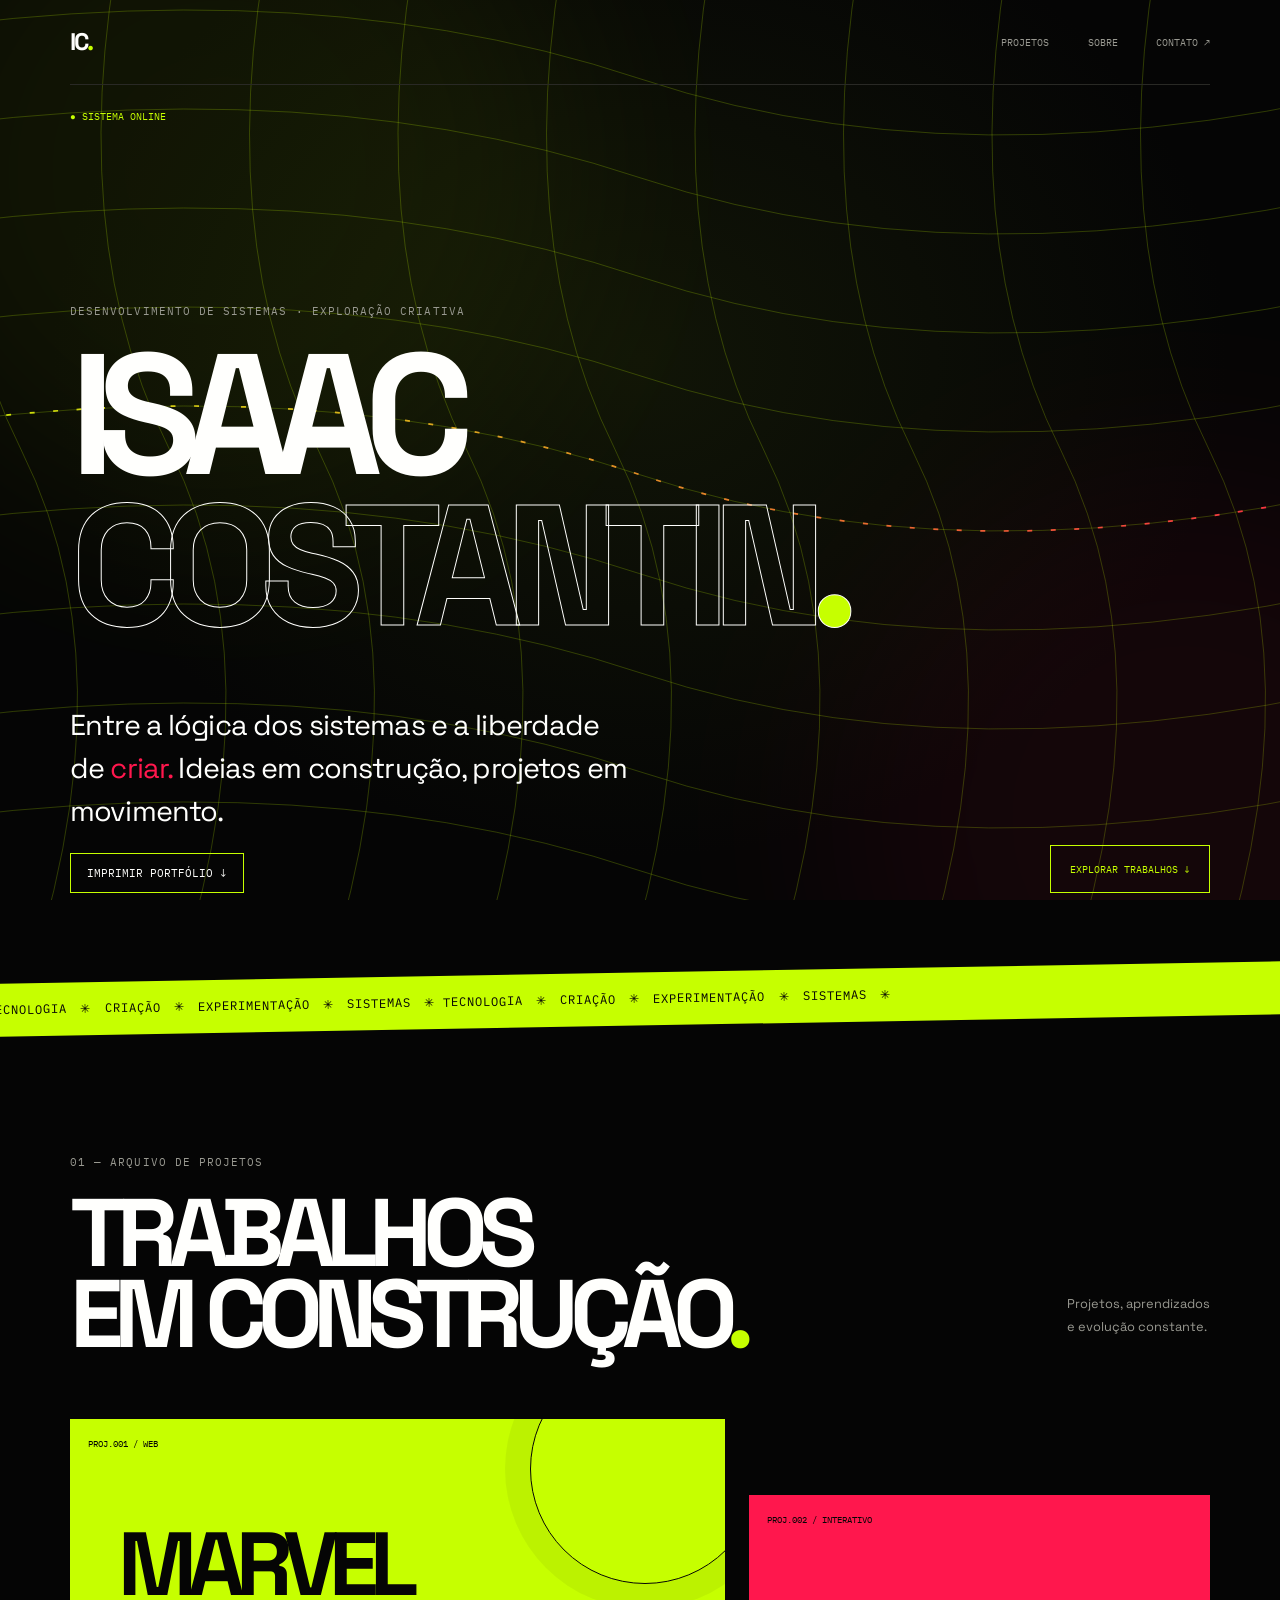
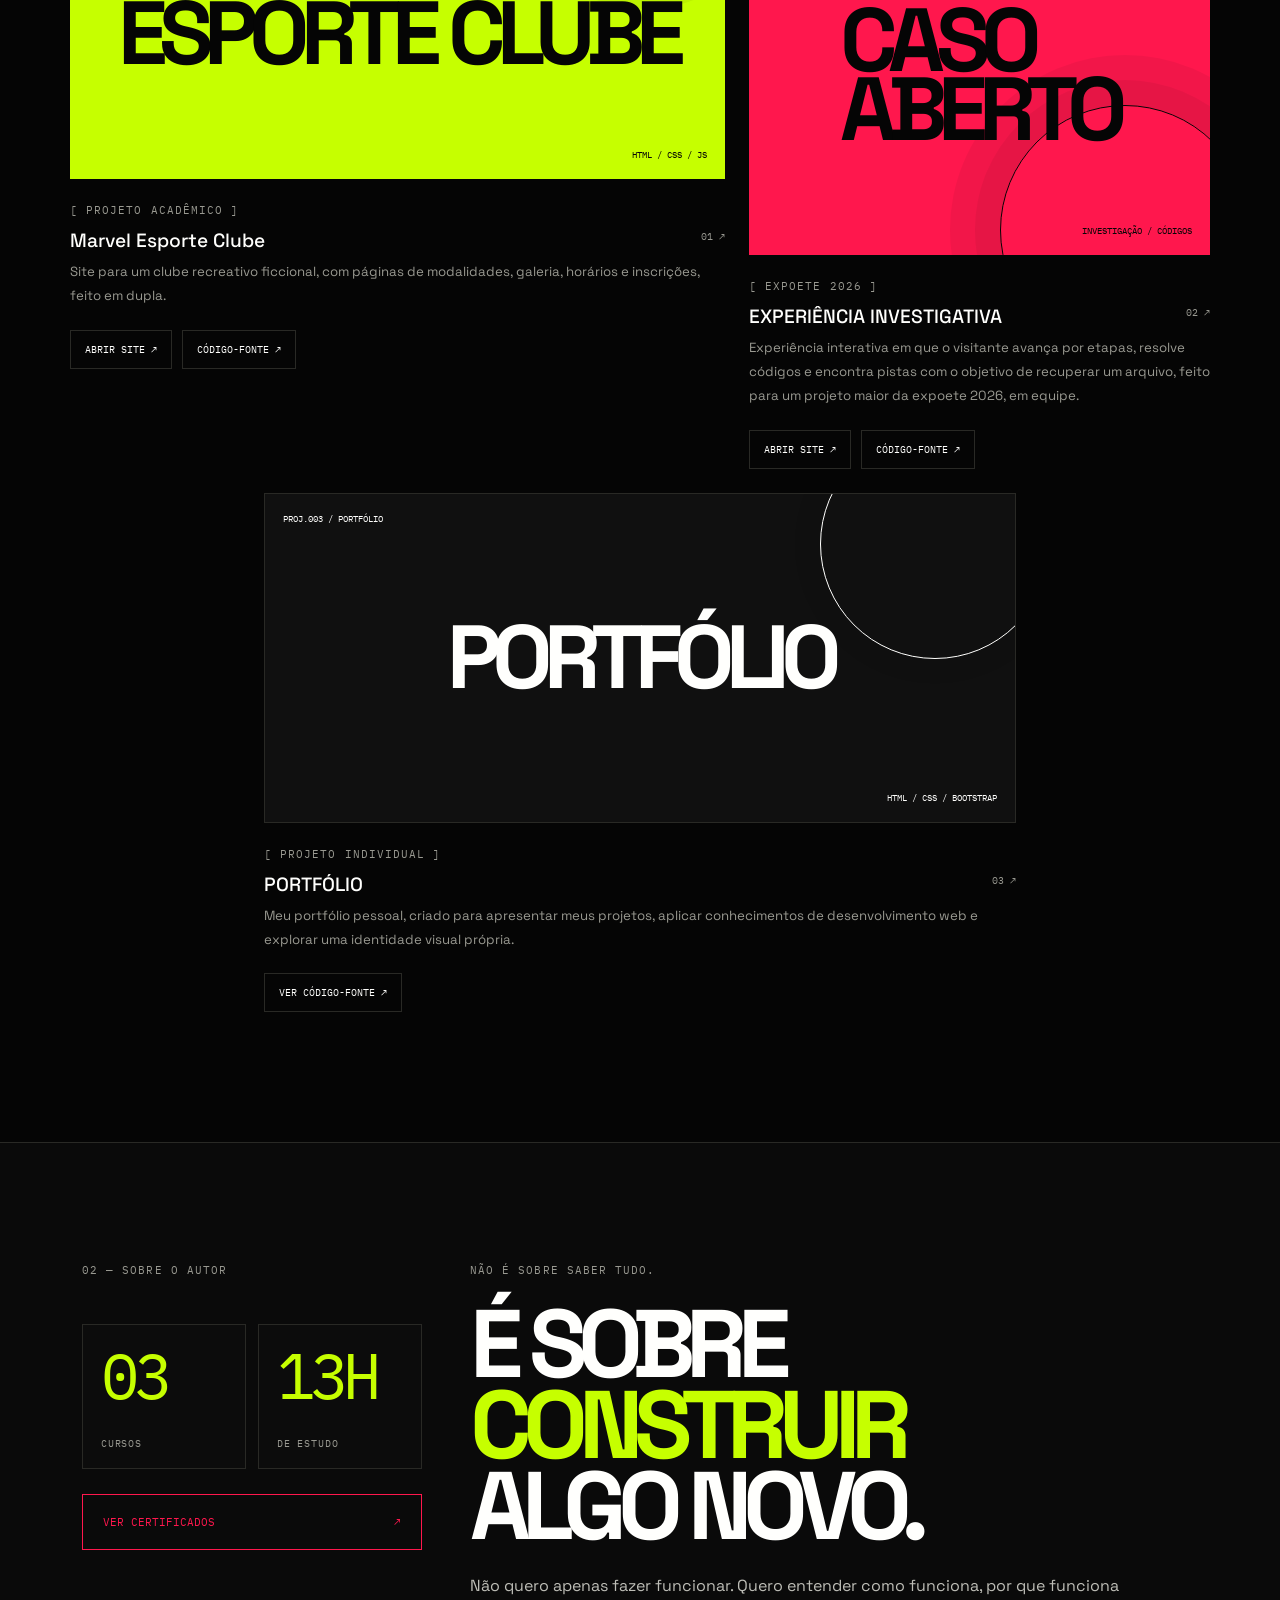
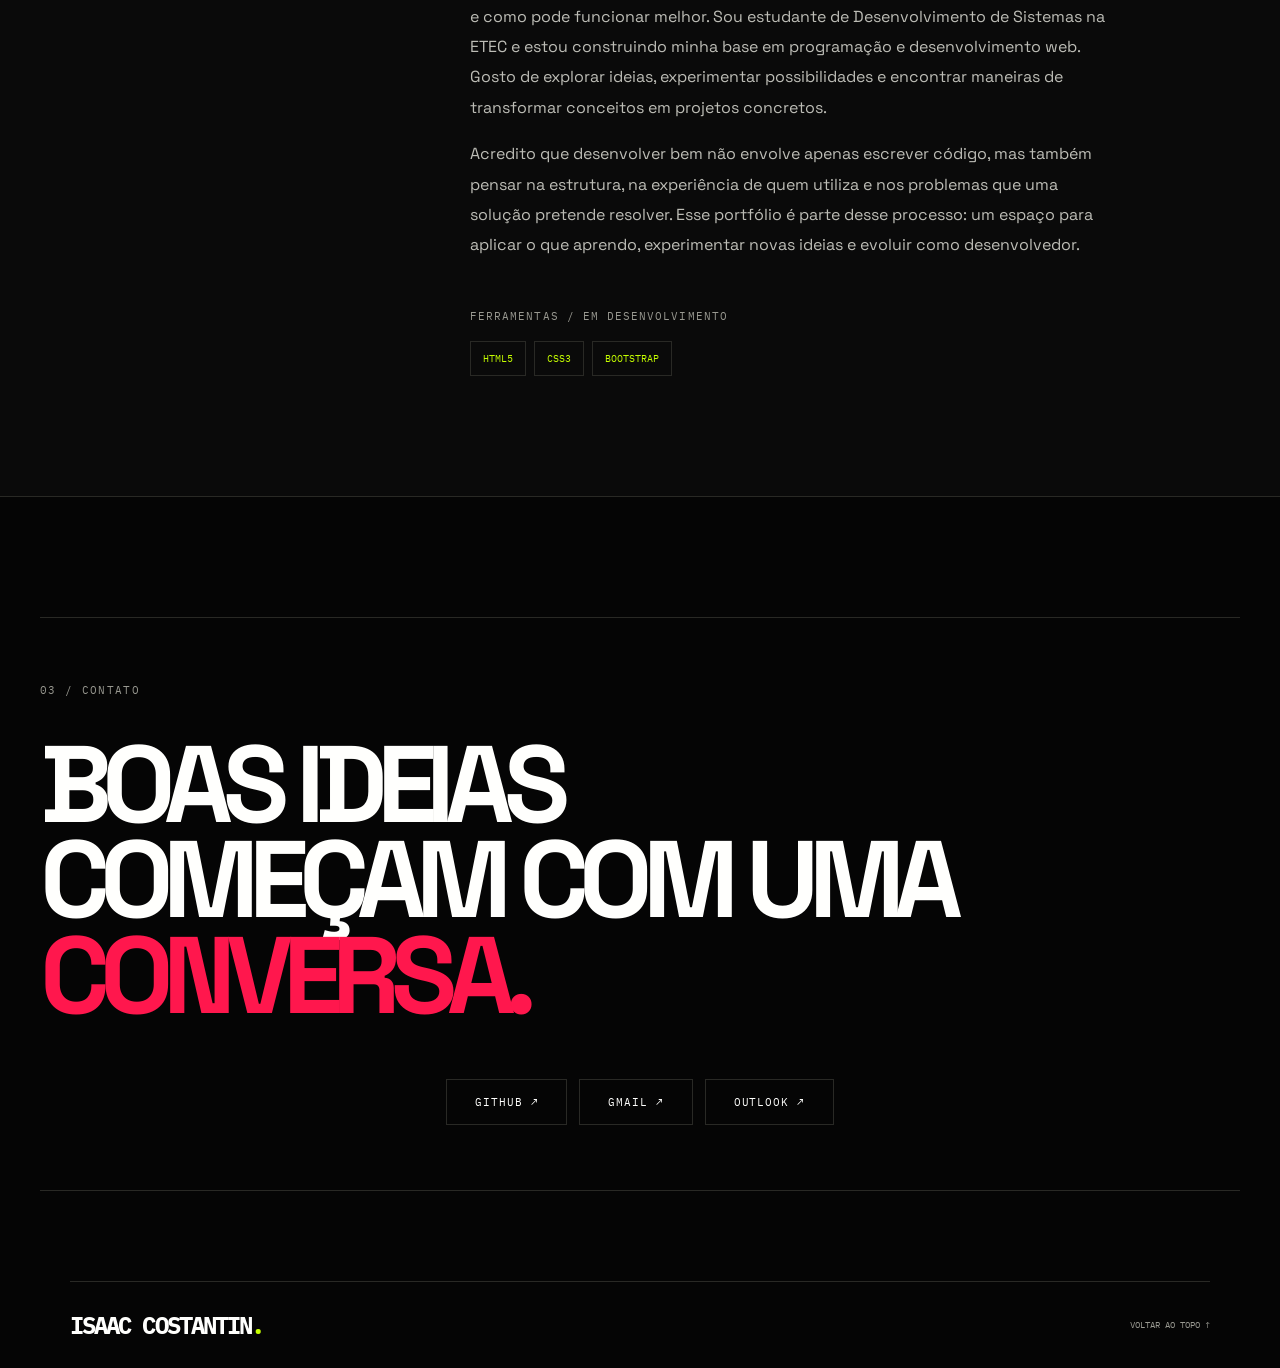
<file: index.html>
<!DOCTYPE html>
<html lang="pt-BR">
<head>
    <meta charset="UTF-8">
    <meta name="viewport" content="width=device-width, initial-scale=1">
    <meta name="theme-color" content="#050505">
    <meta name="description" content="Portfólio de Isaac Costantin.">
    <title>Isaac Costantin</title>

    <link href="https://cdn.jsdelivr.net/npm/bootstrap@5.3.3/dist/css/bootstrap.min.css" rel="stylesheet">
    <link href="https://fonts.googleapis.com/css2?family=Space+Grotesk:wght@400;500;600;700&family=IBM+Plex+Mono:wght@400;500&display=swap" rel="stylesheet">
    <link rel="stylesheet" href="style.css">
</head>

<body>
    <div class="mesh" aria-hidden="true">
        <svg viewBox="0 0 1200 800" preserveAspectRatio="xMidYMid slice">
            <defs>
                <linearGradient id="lines">
                    <stop stop-color="#C6FF00"/>
                    <stop offset="1" stop-color="#ff174d"/>
                </linearGradient>
            </defs>
            <g class="horizontal">
                <path d="M-100 80 Q300 0 600 100 T1300 80"/>
                <path d="M-100 160 Q300 80 600 180 T1300 160"/>
                <path d="M-100 240 Q300 160 600 260 T1300 240"/>
                <path d="M-100 320 Q300 240 600 340 T1300 320"/>
                <path d="M-100 400 Q300 320 600 420 T1300 400"/>
                <path d="M-100 480 Q300 400 600 500 T1300 480"/>
                <path d="M-100 560 Q300 480 600 580 T1300 560"/>
                <path d="M-100 640 Q300 560 600 660 T1300 640"/>
                <path d="M-100 720 Q300 640 600 740 T1300 720"/>
                <path d="M-100 800 Q300 720 600 820 T1300 800"/>
            </g>
            <g class="vertical">
                <path d="M80 -100 Q0 200 100 400 T80 900"/>
                <path d="M200 -100 Q120 200 220 400 T200 900"/>
                <path d="M320 -100 Q240 200 340 400 T320 900"/>
                <path d="M440 -100 Q360 200 460 400 T440 900"/>
                <path d="M560 -100 Q480 200 580 400 T560 900"/>
                <path d="M680 -100 Q600 200 700 400 T680 900"/>
                <path d="M800 -100 Q720 200 820 400 T800 900"/>
                <path d="M920 -100 Q840 200 940 400 T920 900"/>
                <path d="M1040 -100 Q960 200 1060 400 T1040 900"/>
                <path d="M1160 -100 Q1080 200 1180 400 T1160 900"/>
            </g>
            <path class="highlight" d="M-100 400 Q300 320 600 420 T1300 400"/>
        </svg>
    </div>

    <nav class="navbar container py-4">
        <a class="brand" href="#inicio">IC<span>.</span></a>
        <div class="nav-links">
            <a href="#projetos">PROJETOS</a>
            <a href="#sobre">SOBRE</a>
            <a href="#contato">CONTATO ↗</a>
        </div>
    </nav>

    <main>
        <header class="hero container" id="inicio">
            <div class="meta mono">
                <span>● SISTEMA ONLINE</span>
            </div>

            <p class="eyebrow">DESENVOLVIMENTO DE SISTEMAS · EXPLORAÇÃO CRIATIVA</p>

            <h1>ISAAC<br><span>COSTANTIN<span class="lime">.</span></span></h1>

            <div class="row align-items-end mt-5 g-4">
                <div class="col-md-7">
                    <p class="intro">
                        Entre a lógica dos sistemas e a liberdade de
                        <span class="pink">criar.</span> Ideias em construção,
                        projetos em movimento.
                    </p>
                    <a href="javascript:window.print()" class="pdf-button">IMPRIMIR PORTFÓLIO ↓</a>
                </div>
                <div class="col-md-5 text-md-end">
                    <a class="outline-link" href="#projetos">EXPLORAR TRABALHOS ↓</a>
                </div>
            </div>
        </header>

        <div class="ticker mono" aria-hidden="true">
            TECNOLOGIA　✳　CRIAÇÃO　✳　EXPERIMENTAÇÃO　✳　SISTEMAS　✳
            TECNOLOGIA　✳　CRIAÇÃO　✳　EXPERIMENTAÇÃO　✳　SISTEMAS　✳
        </div>

        <section class="container section" id="projetos">
            <div class="section-heading">
                <div>
                    <p class="eyebrow">01 — ARQUIVO DE PROJETOS</p>
                    <h2>TRABALHOS<br>EM CONSTRUÇÃO<span class="lime">.</span></h2>
                </div>
                <p class="muted">Projetos, aprendizados<br>e evolução constante.</p>
            </div>

            <div class="row g-4">
                <div class="col-md-7">
                    <article class="project">
                        <div class="art art-lime">
                            <span class="tag">PROJ.001 / WEB</span>
                            <div class="shape shape-circle"></div>
                            <div class="art-title">MARVEL<br>ESPORTE CLUBE</div>
                            <span class="coordinate">HTML / CSS / JS</span>
                        </div>

                        <p class="eyebrow mt-4">[ PROJETO ACADÊMICO ]</p>
                        <h3>Marvel Esporte Clube <span>01 ↗</span></h3>
                        <p class="muted">Site para um clube recreativo ficcional, com páginas de modalidades, galeria, horários e inscrições, feito em dupla.</p>

                        <div class="project-links">
                            <a href="https://marvel-esporte-clube.vercel.app/" target="_blank" rel="noopener noreferrer">ABRIR SITE ↗</a>
                            <a href="https://github.com/IsaacCostantin/Marvel-Esporte-Clube" target="_blank" rel="noopener noreferrer">CÓDIGO-FONTE ↗</a>
                        </div>
                    </article>
                </div>

                <div class="col-md-5 project-shift">
                    <article class="project">
                        <div class="art art-pink">
                            <span class="tag">PROJ.002 / INTERATIVO</span>
                            <div class="shape shape-ring"></div>
                            <div class="art-title">CASO<br>ABERTO</div>
                            <span class="coordinate">INVESTIGAÇÃO / CÓDIGOS</span>
                        </div>

                        <p class="eyebrow mt-4">[ EXPOETE 2026 ]</p>
                        <h3>EXPERIÊNCIA INVESTIGATIVA <span>02 ↗</span></h3>
                        <p class="muted">Experiência interativa em que o visitante avança por etapas, resolve códigos e encontra pistas com o objetivo de recuperar um arquivo, feito para um projeto maior da expoete 2026, em equipe.</p>

                        <div class="project-links">
                            <a href="https://experienciainvestigativa.vercel.app/" target="_blank" rel="noopener noreferrer">ABRIR SITE ↗</a>
                            <a href="https://github.com/IsaacCostantin/-Experi-ncia-investigativa" target="_blank" rel="noopener noreferrer">CÓDIGO-FONTE ↗</a>
                        </div>
                    </article>
                </div>

                <div class="col-md-8 offset-md-2">
                    <article class="project">
                        <div class="art art-dark">
                            <span class="tag">PROJ.003 / PORTFÓLIO</span>
                            <div class="shape shape-circle"></div>
                            <div class="art-title">PORTFÓLIO</div>
                            <span class="coordinate">HTML / CSS / BOOTSTRAP</span>
                        </div>

                        <p class="eyebrow mt-4">[ PROJETO INDIVIDUAL ]</p>
                        <h3>PORTFÓLIO <span>03 ↗</span></h3>
                        <p class="muted">Meu portfólio pessoal, criado para apresentar meus projetos, aplicar conhecimentos de desenvolvimento web e explorar uma identidade visual própria.</p>

                        <div class="project-links">
                            <a href="https://github.com/IsaacCostantin/Isaac-Costantin" target="_blank" rel="noopener noreferrer">VER CÓDIGO-FONTE ↗</a>
                        </div>
                    </article>
                </div>
            </div>
        </section>

        <section class="about section" id="sobre">
            <div class="container">
                <div class="row g-5 align-items-center">
                    <div class="col-md-4">
                        <p class="eyebrow">02 — SOBRE O AUTOR</p>

                        <div class="about-stats">
                            <div class="stat">
                                <span class="stat-number">03</span>
                                <span class="stat-label">CURSOS</span>
                            </div>
                            <div class="stat">
                                <span class="stat-number">13H</span>
                                <span class="stat-label">DE ESTUDO</span>
                            </div>
                        </div>

                        <a href="cursos.html" class="certificados-button">VER CERTIFICADOS <span>↗</span></a>
                    </div>

                    <div class="col-md-8">
                        <p class="eyebrow pink">NÃO É SOBRE SABER TUDO.</p>

                        <h2>É SOBRE<br><span class="lime">CONSTRUIR</span><br>ALGO NOVO.</h2>

                        <p class="about-text">
                            Não quero apenas fazer funcionar. Quero entender como funciona, por que funciona e como pode funcionar melhor.

                            Sou estudante de Desenvolvimento de Sistemas na ETEC e estou construindo minha base em programação e desenvolvimento web.

                            Gosto de explorar ideias, experimentar possibilidades e encontrar maneiras de transformar conceitos em projetos concretos.
                        </p>

                        <p class="about-text">
                            Acredito que desenvolver bem não envolve apenas escrever código, mas também pensar na estrutura, na experiência de quem utiliza e nos problemas que uma solução pretende resolver.

                            Esse portfólio é parte desse processo: um espaço para aplicar o que aprendo, experimentar novas ideias e evoluir como desenvolvedor.
                        </p>

                        <p class="eyebrow mt-5">FERRAMENTAS / EM DESENVOLVIMENTO</p>

                        <div class="skills">
                            <span>HTML5</span>
                            <span>CSS3</span>
                            <span>BOOTSTRAP</span>
                        </div>
                    </div>
                </div>
            </div>
        </section>

        <section class="contact" id="contato">
            <h2>BOAS IDEIAS<br>COMEÇAM COM UMA <span>CONVERSA.</span></h2>

            <div class="contact-links">
                <a href="https://github.com/IsaacCostantin" target="_blank" rel="noopener noreferrer">GITHUB ↗</a>
                <a href="https://mail.google.com/mail/?view=cm&fs=1&to=zac.constantini@gmail.com" target="_blank" rel="noopener noreferrer">GMAIL ↗</a>
                <a href="https://outlook.live.com/mail/0/deeplink/compose?to=zac.constantini@gmail.com" target="_blank" rel="noopener noreferrer">OUTLOOK ↗</a>
            </div>
        </section>
    </main>

    <footer class="container footer mono">
        <a class="brand" href="#inicio">ISAAC COSTANTIN<span>.</span></a>
        <a href="#inicio">VOLTAR AO TOPO ↑</a>
    </footer>
</body>
</html>
</file>
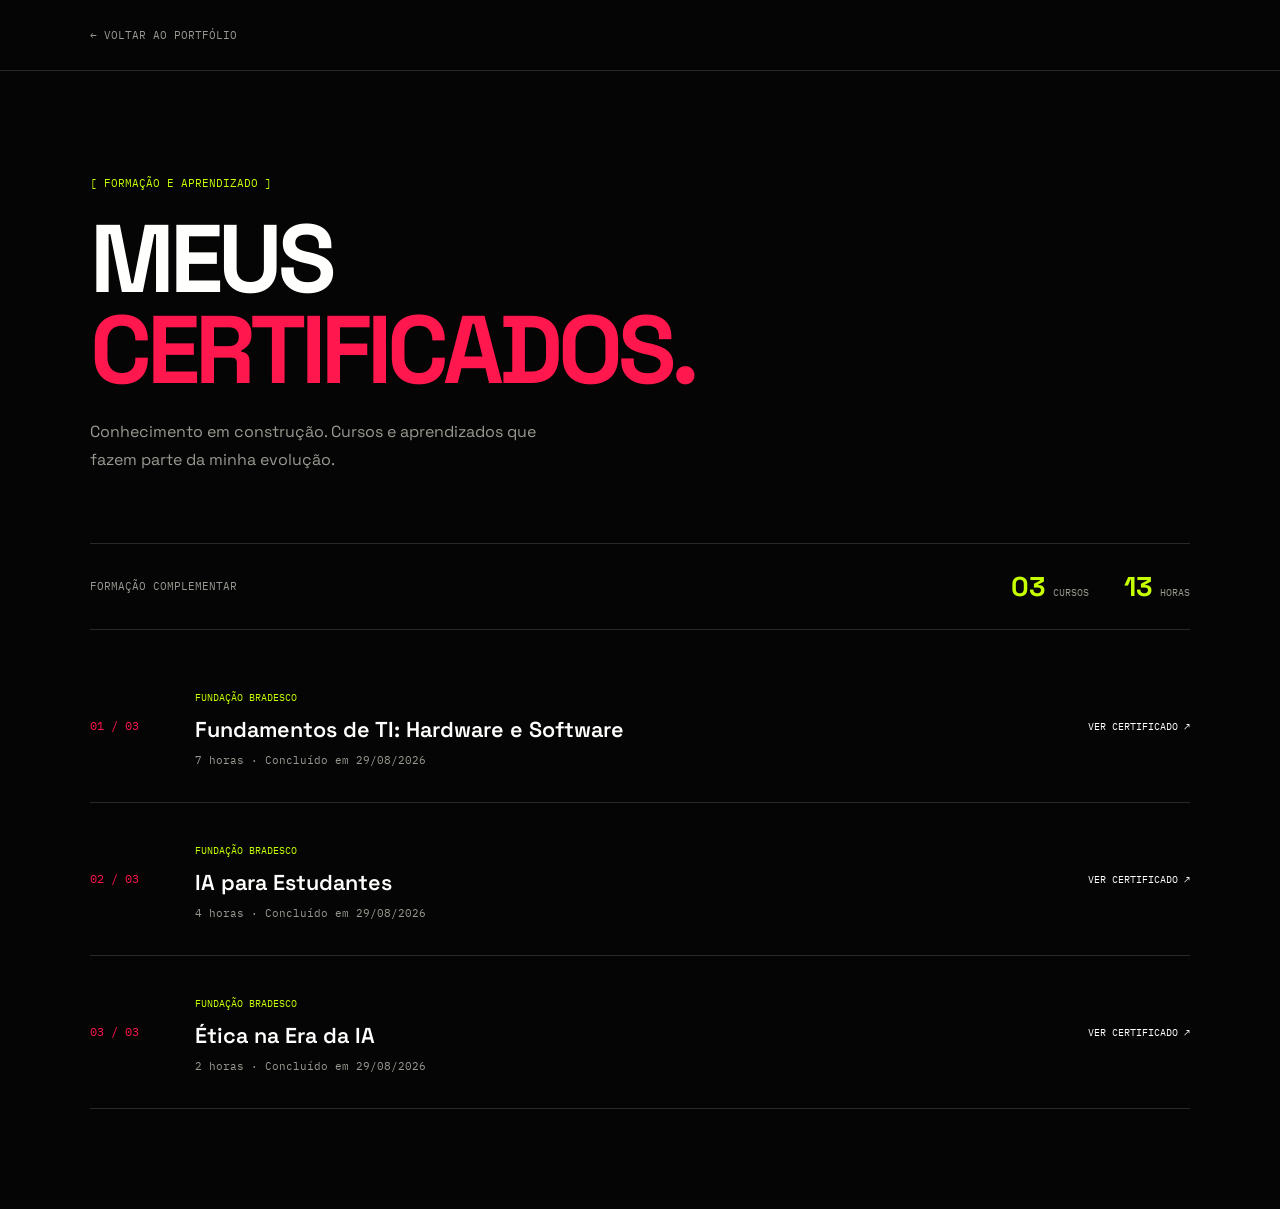
<file: cursos.html>
<!DOCTYPE html>
<html lang="pt-BR">
<head>
    <meta charset="UTF-8">
    <meta name="viewport" content="width=device-width, initial-scale=1">
    <meta name="theme-color" content="#050505">

    <title>Certificados — Isaac Costantin</title>

    <link href="https://fonts.googleapis.com/css2?family=Space+Grotesk:wght@400;500;600;700&family=IBM+Plex+Mono:wght@400;500&display=swap" rel="stylesheet">

    <link rel="stylesheet" href="style.css">
    <link rel="stylesheet" href="cursos.css">
</head>

<body class="certificados-page">

    <header class="certificados-header">
        <a href="index.html" class="back-link">← VOLTAR AO PORTFÓLIO</a>
    </header>

    <main class="certificados-main">

        <div class="certificados-intro">
            <span class="section-label">[ FORMAÇÃO E APRENDIZADO ]</span>
            <h1>MEUS <span>CERTIFICADOS.</span></h1>
            <p>
                Conhecimento em construção.
                Cursos e aprendizados que fazem parte da minha evolução.
            </p>
        </div>

        <div class="certificados-info">
            <span>FORMAÇÃO COMPLEMENTAR</span>
            <strong>03 <small>CURSOS</small></strong>
            <strong>13 <small>HORAS</small></strong>
        </div>

        <section class="certificados-lista">

            <article class="certificado">
                <span class="certificado-numero">01 / 03</span>
                <div>
                    <span class="certificado-instituicao">FUNDAÇÃO BRADESCO</span>
                    <h2>Fundamentos de TI: Hardware e Software</h2>
                    <p>7 horas · Concluído em 29/08/2026</p>
                </div>
                <a href="Assets/Fundamentos de TI Hardware e Software.pdf" target="_blank">
                    VER CERTIFICADO ↗
                </a>
            </article>

            <article class="certificado">
                <span class="certificado-numero">02 / 03</span>
                <div>
                    <span class="certificado-instituicao">FUNDAÇÃO BRADESCO</span>
                    <h2>IA para Estudantes</h2>
                    <p>4 horas · Concluído em 29/08/2026</p>
                </div>
                <a href="Assets/IA para estudantes.pdf" target="_blank">
                    VER CERTIFICADO ↗
                </a>
            </article>

            <article class="certificado">
                <span class="certificado-numero">03 / 03</span>
                <div>
                    <span class="certificado-instituicao">FUNDAÇÃO BRADESCO</span>
                    <h2>Ética na Era da IA</h2>
                    <p>2 horas · Concluído em 29/08/2026</p>
                </div>
                <a href="Assets/Ética na Era da IA.pdf" target="_blank">
                    VER CERTIFICADO ↗
                </a>
            </article>

        </section>

    </main>


</body>
</html>
</file>
<file: style.css>
:root {
    --preto: #050505;
    --verde: #C6FF00;
    --rosa: #ff174d;
    --branco: #fffffd;
    --cinza: #999991;
    --linha: #292925;
    --fonte: "Space Grotesk", sans-serif;
    --monoespaco: "IBM Plex Mono", monospace;
}
* { box-sizing: border-box; }
html { scroll-behavior: smooth; scroll-padding-top: 30px; }
body {
    margin: 0;
    overflow-x: hidden;
    background: var(--preto);
    color: var(--branco);
    font-family: var(--fonte);
    -webkit-font-smoothing: antialiased;
}
a { color: inherit; text-decoration: none; }
a:focus-visible { outline: 2px solid var(--verde); outline-offset: 5px; }
::selection { color: var(--preto); background: var(--verde); }
.mono, .eyebrow, .tag, .coordinate { font-family: var(--monoespaco); }
.lime { color: var(--verde); }
.pink { color: var(--rosa); }
.muted { color: var(--cinza); line-height: 1.8; }
.eyebrow { color: var(--cinza); font-size: .66rem; letter-spacing: .1em; }
.mesh {
    position: fixed;
    inset: 0;
    z-index: -1;
    overflow: hidden;
    pointer-events: none;
    background: radial-gradient(ellipse at 50% 40%, #111507, transparent 65%), var(--preto);
}
.mesh::before, .mesh::after {
    content: "";
    position: absolute;
    width: 55vw;
    aspect-ratio: 1;
    border-radius: 50%;
    filter: blur(100px);
    opacity: .06;
    animation: glow 18s ease-in-out infinite alternate;
}
.mesh::before { top: -20%; left: -10%; background: var(--verde); }
.mesh::after { right: -20%; bottom: -30%; background: var(--rosa); animation-delay: -8s; }
.mesh svg { position: absolute; inset: -5%; width: 110%; height: 110%; animation: drift 25s ease-in-out infinite alternate; }
.mesh g { fill: none; stroke: var(--verde); stroke-width: .8; stroke-opacity: .22; }
.mesh .horizontal { animation: horizontal 17s ease-in-out infinite alternate; }
.mesh .vertical { animation: vertical 21s ease-in-out infinite alternate; }
.mesh .highlight { fill: none; stroke: url(#lines); stroke-width: 1.4; stroke-dasharray: 4 15; animation: dash 25s linear infinite; }
@keyframes drift {to { transform: translate(1%, -1%) scale(1.04); } }
@keyframes horizontal {to { transform: translateY(16px) skewY(1deg); } }
@keyframes vertical {to { transform: translateX(-15px) skewX(-1deg); } }
@keyframes dash {to { stroke-dashoffset: -350; } }
@keyframes glow {to { transform: translate(15%, 12%) scale(1.2); } }
@keyframes ticker {to { text-indent: -20%; } }
.navbar { position: relative; border-bottom: 1px solid var(--linha); }
.brand { font-size: 1.5rem; font-weight: 700; letter-spacing: -.08em; }
.brand span { color: var(--verde); }
.nav-links { display: flex; gap: clamp(14px, 3vw, 40px); }
.nav-links a, .footer > a:last-child { font: .65rem var(--monoespaco); color: var(--cinza); transition: color .2s; }
.nav-links a:hover, .footer > a:last-child:hover { color: var(--verde); }
.hero { position: relative; padding: 25px 0 80px; }
.meta, .bottom-line { display: flex; justify-content: space-between; gap: 15px; color: var(--cinza); font-size: .6rem; }
.meta span:first-child { color: var(--verde); }
.hero .eyebrow { margin: clamp(100px, 15vw, 180px) 0 30px; }
.hero h1 { margin: 0; font-size: clamp(3.5rem, 13.4vw, 12rem); font-weight: 700; line-height: .76; letter-spacing: -.105em; }
.hero h1 > span { display: inline-block; margin-top: .12em; color: transparent; -webkit-text-stroke: 1px var(--branco); transition: color .3s; }
.hero h1 > span:hover { color: var(--rosa); -webkit-text-stroke-color: var(--rosa); }
.intro { max-width: 560px; margin: 0; font-size: clamp(1.15rem, 2.3vw, 1.8rem); line-height: 1.5; letter-spacing: -.03em; }
.outline-link, .contact-link {
    display: inline-block;
    padding: 16px 19px;
    border: 1px solid var(--verde);
    color: var(--verde);
    font: .65rem var(--monoespaco);
    transition: background .25s, color .25s;
}
.outline-link:hover { background: var(--verde); color: var(--preto); }
.bottom-line { margin-top: 85px; padding-top: 15px; border-top: 1px solid var(--linha); }
.ticker {
    overflow: hidden;
    padding: 17px 0;
    background: var(--verde);
    color: var(--preto);
    font-size: .75rem;
    letter-spacing: .07em;
    white-space: nowrap;
    transform: rotate(-1deg) scale(1.02);
    animation: ticker 30s linear infinite;
}
.section { padding: 130px 0; }
.section-heading { display: flex; justify-content: space-between; align-items: end; gap: 25px; margin-bottom: 65px; }
.section h2, .about h2, .contact h2 { font-size: clamp(3rem, 7.5vw, 7rem); font-weight: 700; line-height: .84; letter-spacing: -.095em; }
.section-heading h2 { margin: 22px 0 0; }
.section-heading > .muted { font-size: .8rem; }
.project { height: 100%; }
.project-shift { margin-top: 100px; }
.art {
    position: relative;
    display: flex;
    align-items: center;
    justify-content: center;
    min-height: 360px;
    overflow: hidden;
    isolation: isolate;
    transition: filter .3s;
}
.project:hover .art { filter: brightness(1.08); }
.art-lime { background: var(--verde); color: var(--preto); }
.art-pink { background: var(--rosa); color: var(--preto); }
.art-dark { min-height: 330px; border: 1px solid var(--linha); background: #101010; }
.tag, .coordinate { position: absolute; z-index: 2; font-size: .55rem; }
.tag { top: 18px; left: 18px; }
.coordinate { right: 18px; bottom: 18px; }
.art-title {
    position: relative;
    z-index: 1;
    font-size: clamp(3.5rem, 7vw, 6.5rem);
    font-weight: 700;
    line-height: .77;
    letter-spacing: -.1em;
    transition: transform .4s;
}
.project:hover .art-title { transform: translate(-5px, -5px); }
.art-title > span { color: var(--branco); }
.shape { position: absolute; border: 1px solid currentColor; transition: transform .6s; }
.shape-circle {
    top: -65px;
    right: -35px;
    width: 230px;
    aspect-ratio: 1;
    border-radius: 50%;
    box-shadow: 0 0 0 25px #0505050d;
}
.shape-ring {
    right: -40px;
    bottom: -100px;
    width: 250px;
    aspect-ratio: 1;
    border-radius: 50%;
    box-shadow: 0 0 0 25px #0505050d, 0 0 0 50px #0505050d;
}
.project:hover .shape-circle { transform: rotate(30deg) scale(1.1); }
.project:hover .shape-ring { transform: translate(-15px, -10px); }
.code { position: absolute; top: 55px; left: 20px; color: #BDBDB6; font-size: .7rem; }
.code p { margin-bottom: 8px; }
.code i { color: var(--rosa); font-style: normal; }
.project .eyebrow { margin-bottom: 10px; }
.project h3 { display: flex; justify-content: space-between; gap: 10px; font-size: 1.2rem; }
.project h3 span { color: var(--cinza); font: .65rem var(--monoespaco); }
.project .muted { font-size: .83rem; }
.project-links { display: flex; flex-wrap: wrap; gap: 10px; margin-top: 22px; }
.project-links a {
    display: inline-block;
    padding: 12px 14px;
    border: 1px solid var(--linha);
    color: var(--branco);
    font: .62rem var(--monoespaco);
    transition: .25s;
}
.project-links a:hover, .contact-links a:hover { background: var(--verde); border-color: var(--verde); color: var(--preto); }
.next-project {
    display: flex;
    min-height: 330px;
    flex-direction: column;
    justify-content: space-between;
    padding: 23px;
    background: var(--rosa);
    color: var(--preto);
    transition: background .3s;
}
.next-project:hover { background: var(--verde); }
.next-project strong { font-size: clamp(3rem, 7vw, 6rem); line-height: .8; letter-spacing: -.1em; }
.next-project .tag { position: static; }
.next-project .tag:last-child { padding-top: 15px; border-top: 1px solid #05050555; }
.about { padding: 120px 0; border-block: 1px solid var(--linha); background: #0c0c0ce8; }
.about .row { align-items: flex-start !important; }
.about h2 { margin: 25px 0; }
.about-text { max-width: 650px; color: #BDBDB6; line-height: 1.9; }
.monogram {
    position: relative;
    display: grid;
    place-items: center;
    width: min(250px, 80%);
    aspect-ratio: 1;
    margin: 35px auto;
    border: 1px solid var(--rosa);
    color: var(--rosa);
    font-size: 6rem;
    font-weight: 700;
    transform: rotate(-5deg);
}
.monogram span { position: absolute; top: 10%; right: 12%; font-size: 2rem; }
.skills { display: flex; flex-wrap: wrap; gap: 8px; }
.skills span { padding: 10px 12px; border: 1px solid var(--linha); color: var(--verde); font: .6rem var(--monoespaco); }
.about-stats { display: grid; grid-template-columns: 1fr 1fr; gap: 12px; margin: 45px 0 25px; }
.stat {
    min-height: 145px;
    display: flex;
    flex-direction: column;
    justify-content: space-between;
    padding: 18px;
    border: 1px solid var(--linha);
    background: #0c0c0c;
}
.stat-number { color: var(--verde); font-family: var(--monoespaco); font-size: clamp(2.8rem, 5vw, 4rem); line-height: 1; letter-spacing: -.08em; }
.stat-label { color: var(--cinza); font: .65rem var(--monoespaco); letter-spacing: .08em; }
.certificados-cta { margin-top: 25px; padding-top: 25px; border-top: 1px solid var(--linha); }
.certificados-info-resumo { display: flex; flex-direction: column; align-items: flex-start; gap: 12px; margin: 25px 0; }
.certificados-info-resumo div { display: flex; align-items: baseline; gap: 12px; }
.certificados-info-resumo strong { font-size: 2.5rem; }
.certificados-info-resumo span { font: .6rem var(--monoespaco); color: var(--cinza); }
.certificados-button {
    display: flex;
    align-items: center;
    justify-content: space-between;
    width: 100%;
    padding: 20px;
    border: 1px solid var(--rosa);
    color: var(--rosa);
    font: .7rem var(--monoespaco);
    transition: background .25s, color .25s, transform .25s;
}
.certificados-button:hover { background: var(--rosa); color: var(--preto); transform: translateY(-4px); }
.contact { position: relative; width: min(1200px, calc(100% - 48px)); margin: 120px auto 90px; padding: 65px 0; border-block: 1px solid var(--linha); }
.contact::before {
    content: "03 / CONTATO";
    display: block;
    margin-bottom: 40px;
    color: var(--cinza);
    font: .7rem var(--monoespaco);
    letter-spacing: .12em;
}
.contact h2 { max-width: 1100px; margin: 0 0 55px; font-size: clamp(3rem, 8.5vw, 8.5rem); line-height: .88; }
.contact h2 span { display: block; color: var(--rosa); }
.contact-links { display: flex; justify-content: center; flex-wrap: wrap; gap: 12px; margin-top: 35px; }
.contact-links a {
    display: inline-block;
    padding: 15px 28px;
    border: 1px solid var(--linha);
    color: var(--branco);
    font: .7rem var(--monoespaco);
    letter-spacing: .08em;
    transition: .3s ease;
}
.contact-links a:hover { transform: translateY(-4px); }
.footer {
    display: flex;
    justify-content: space-between;
    align-items: center;
    flex-wrap: wrap;
    gap: 20px;
    padding: 25px 0;
    border-top: 1px solid var(--linha);
}
.footer > span { color: var(--cinza); font-size: .55rem; }
.footer > a:last-child { font-size: .55rem; }
.pdf-button {
    display: inline-block;
    margin-top: 20px;
    padding: 12px 16px;
    border: 1px solid var(--verde);
    color: var(--branco);
    font: .7rem var(--monoespaco);
    transition: .3s;
}
.pdf-button:hover { background: var(--verde); color: var(--preto); }
@media (max-width: 767px) {
    .nav-links { gap: 13px; }
    .nav-links a { font-size: .55rem; }
    .hero .eyebrow { margin-top: 145px; font-size: .58rem; }
    .hero h1 { font-size: 12.5vw; }
    .intro { font-size: 1.2rem; }
    .bottom-line { margin-top: 60px; font-size: .5rem; }
    .section { padding: 85px 0; }
    .section-heading { align-items: start; flex-direction: column; margin-bottom: 40px; }
    .section-heading h2 { font-size: clamp(2.8rem, 10vw, 5rem); }
    .project-shift { margin-top: 25px; }
    .art, .art-dark { min-height: 290px; }
    .art-title { font-size: clamp(3.5rem, 12vw, 5rem); }
    .next-project { min-height: 290px; }
    .about { padding: 85px 0; }
    .about h2 { font-size: clamp(3.2rem, 11vw, 5.5rem); }
    .about-stats { margin-top: 25px; }
    .contact { width: calc(100% - 36px); margin: 80px auto 60px; padding: 45px 0; }
    .contact h2 { font-size: 12vw; }
    .footer > span { width: 100%; order: 3; }
}
@media (max-width: 380px) {
    .nav-links { gap: 9px; }
    .nav-links a { font-size: .49rem; }
    .meta { font-size: .52rem; }
    .hero h1 { font-size: 12vw; }
    .art, .art-dark { min-height: 245px; }
}
@media (prefers-reduced-motion: reduce) {
    *, *::before, *::after { animation-duration: .01ms !important; animation-iteration-count: 1 !important; scroll-behavior: auto !important; transition-duration: .01ms !important; }
}
@media print {
    @page { size: A4; margin: 15mm; }
    nav, .mesh, .pdf-button, footer { display: none !important; }
    body { background: white !important; color: black !important; }
    h1, h2, h3, p, a, span { color: black !important; }
    .project { break-inside: avoid; }
}
</file>
<file: cursos.css>
.certificados-page { min-height: 100vh; display: flex; flex-direction: column; }

.certificados-header {
    display: flex;
    justify-content: space-between;
    align-items: center;
    padding: 28px 7%;
    border-bottom: 1px solid var(--linha);
}

.back-link, .certificado a {
    font: .7rem var(--monoespaco);
    text-decoration: none;
    transition: .3s;
}

.back-link { color: var(--cinza); }
.back-link:hover, .certificado a:hover { color: var(--verde); }

.certificados-main { width: 86%; max-width: 1100px; margin: 0 auto; padding: 100px 0; flex: 1; }
.certificados-intro { max-width: 750px; margin-bottom: 70px; }
.section-label { color: var(--verde); font: .7rem var(--monoespaco); }

.certificados-intro h1 {
    margin: 22px 0;
    color: var(--branco);
    font-size: clamp(2.8rem, 8vw, 6rem);
    font-weight: 700;
    line-height: .95;
    letter-spacing: -5px;
}

.certificados-intro h1 span { color: var(--rosa); }
.certificados-intro p { max-width: 450px; color: var(--cinza); line-height: 1.7; }

.certificados-info {
    display: flex;
    align-items: center;
    gap: 35px;
    margin-bottom: 20px;
    padding: 25px 0;
    border-block: 1px solid var(--linha);
}

.certificados-info span { margin-right: auto; color: var(--cinza); font: .7rem var(--monoespaco); }
.certificados-info strong { color: var(--verde); font-size: 1.7rem; }
.certificados-info small { color: var(--cinza); font: .65rem var(--monoespaco); }

.certificados-lista { display: flex; flex-direction: column; }

.certificado {
    display: grid;
    grid-template-columns: 80px 1fr auto;
    align-items: center;
    gap: 25px;
    padding: 35px 0;
    border-bottom: 1px solid var(--linha);
    transition: .3s;
}

.certificado:hover { padding-left: 12px; border-bottom-color: var(--verde); }
.certificado-numero { color: var(--rosa); font: .75rem var(--monoespaco); }
.certificado-instituicao { color: var(--verde); font: .65rem var(--monoespaco); }
.certificado h2 { margin: 10px 0; color: var(--branco); font-size: 1.35rem; font-weight: 600; }
.certificado p { margin: 0; color: var(--cinza); font: .7rem var(--monoespaco); }
.certificado a { color: var(--branco); font-size: .65rem; }

.certificados-footer {
    padding: 25px 7%;
    border-top: 1px solid var(--linha);
    color: var(--cinza);
    font: .65rem var(--monoespaco);
    text-align: center;
}

@media (max-width: 767px) {
    .certificados-header { padding: 22px 6%; }
    .certificados-main { width: 88%; padding: 75px 0; }
    .certificados-intro h1 { letter-spacing: -3px; }
    .certificados-info { gap: 15px; flex-wrap: wrap; }
    .certificados-info span { width: 100%; }
    .certificado { grid-template-columns: 1fr; gap: 15px; padding: 28px 0; }
    .certificado:hover { padding-left: 0; }
    .certificado a { justify-self: start; margin-top: 5px; }
}
</file>
